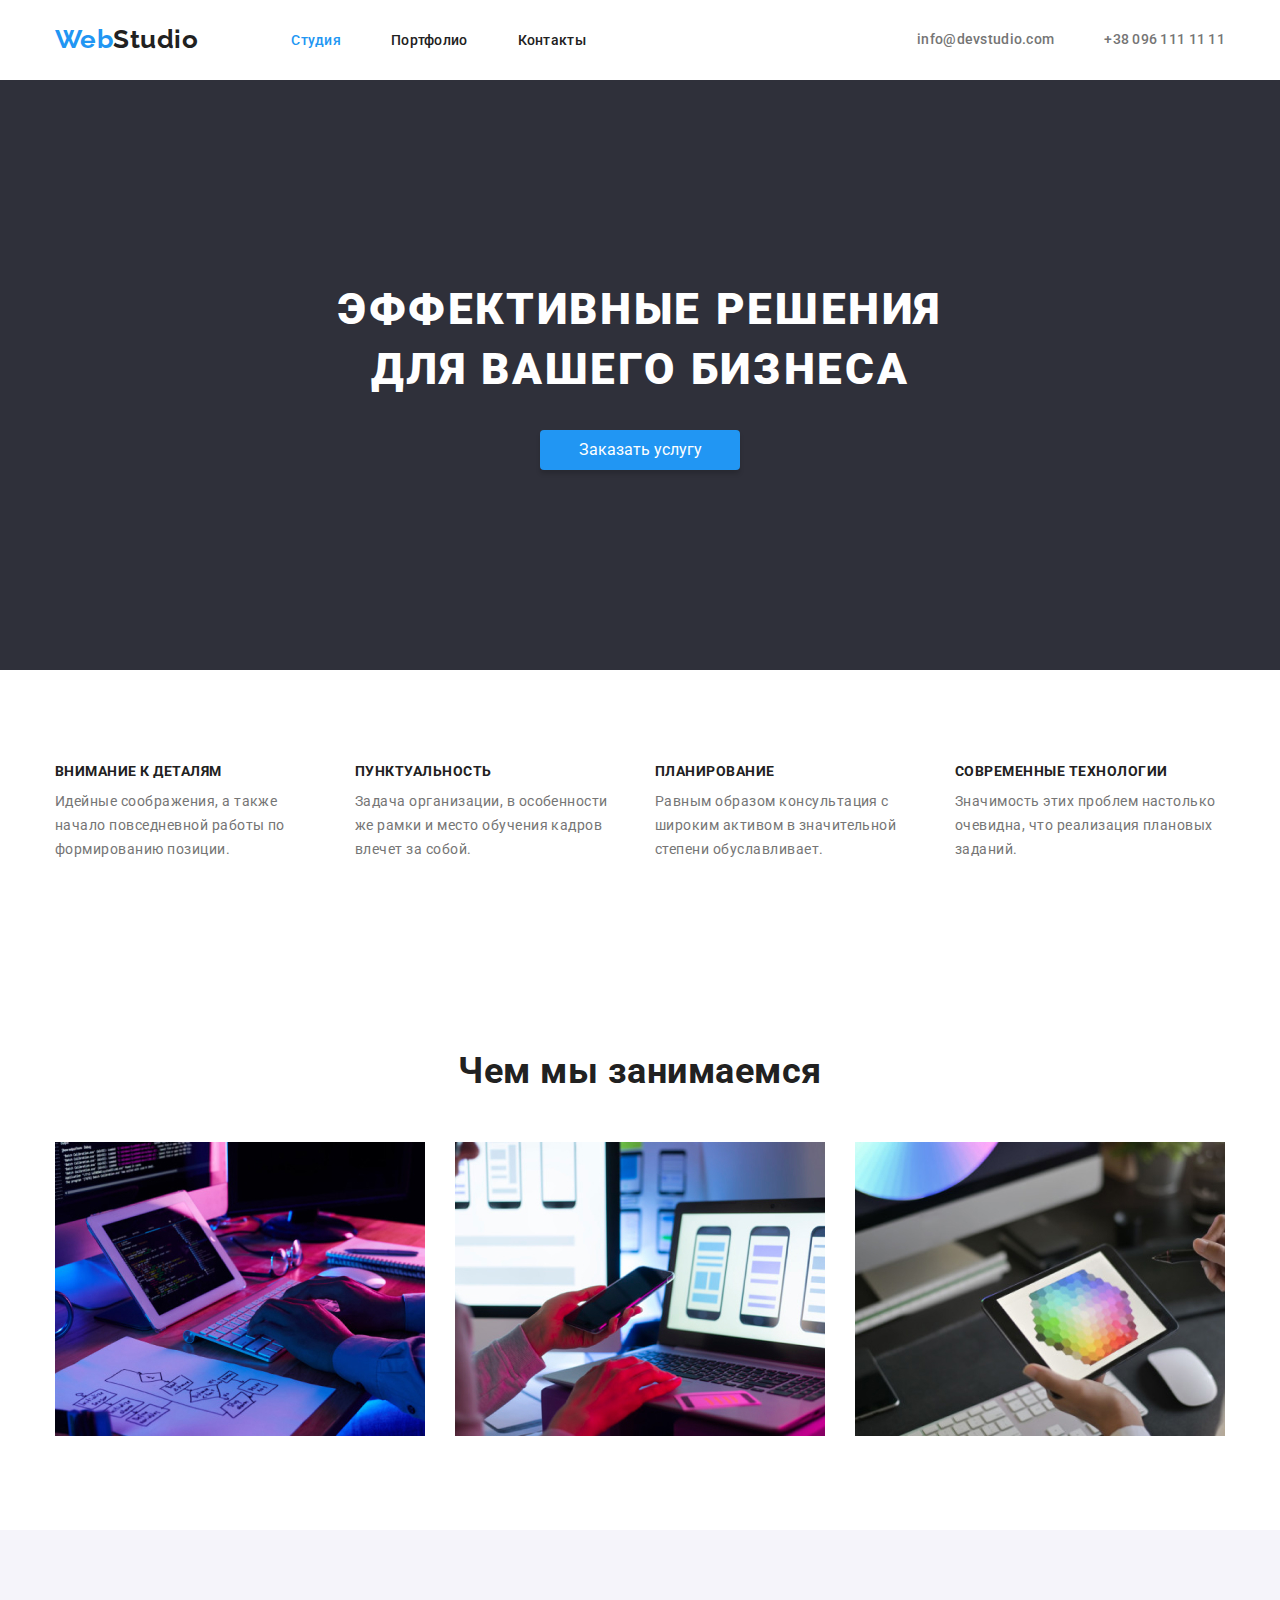
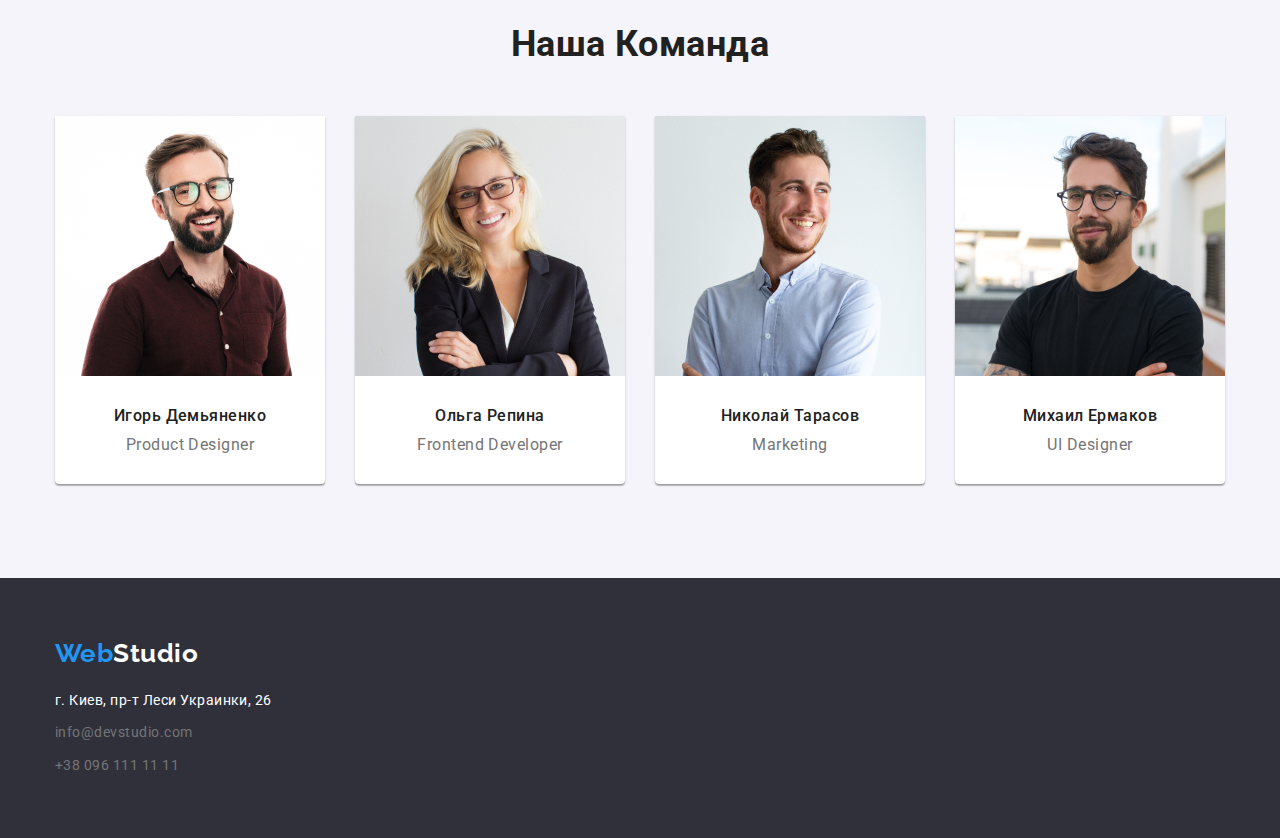
<file: index.html>
<!DOCTYPE html>
<html lang="ru">

<head>
    <meta charset="UTF-8">
    <meta name="viewport" content="width=device-width, initial-scale=1.0">
    <title>Студия</title>
    <link rel="preconnect" href="https://fonts.gstatic.com">
    <link href="https://fonts.googleapis.com/css2?family=Raleway:wght@700&family=Roboto:ital,wght@0,400;0,500;0,700;1,900&display=swap"
        rel="stylesheet">
        <link rel="stylesheet" href="https://cdnjs.cloudflare.com/ajax/libs/modern-normalize/1.0.0/modern-normalize.min.css">
    <link rel="stylesheet" href="./css/style.css">
</head>
<body>
    <!-- headbar -->
    <header>
        <div class="container">
        <nav class="navigation">
            <a href="./index.html" class="logo"> <span class="web">Web</span>Studio</a>
            <ul class="site-nav list">
                <li class="item" ><a class="link blue" href="./index.html">Студия</a></li>
                <li class="item" ><a href="./portfolio.html" class="link">Портфолио</a></li>
                <li class="item" ><a href="" class="link">Контакты</a></li>
            </ul>
        </nav>
        <ul class="contacts-list list">
            <li class="item"><a class="link" href="mailto:info@devstudio.com">info@devstudio.com</a></li>
            <li class="item"><a class="link" href="tel:+380961111111">+38 096 111 11 11</a></li>
        </ul>
        </div>
    </header>
    <!-- hero -->
            <section class="hero">
            <div class="container">
                <h1 class="title">Эффективные решения для вашего бизнеса</h1>
                <button class="button">Заказать услугу</button>
            </div>
            </section>
    <!-- Qualities -->
     <section class="qualities">
            <div class="container">
         <h2 hidden>Oсобливості</h2>
                    <ul class="qualities-list list">
                        <li class="item">
                            <h3 class="title">Внимание к деталям</h3>
                            <p class="text">Идейные соображения, а также начало повседневной работы по формированию позиции.</p>
                        </li>
                        <li class="item">
                            <h3  class="title">Пунктуальность</h3>
                            <p class="text">Задача организации, в особенности же рамки и место обучения кадров влечет за собой.</p>
                        </li>
                        <li class="item">
                            <h3  class="title">Планирование</h3>
                            <p class="text">Равным образом консультация с широким активом в значительной степени обуславливает.</p>
                        </li>
                        <li class="item">
                            <h3  class="title">Современные технологии</h3>
                            <p class="text">Значимость этих проблем настолько очевидна, что реализация плановых заданий.</p>
                        </li>
                    </ul>
             </div>
        </section>
            <!-- product-work -->
        <section class="product-work">
            <div class="container">
                <h2 class="title">Чем мы занимаемся</h2>
                <ul class="work-list list">
                    <li class="item"><img src="./images/Main/box_1.jpg" alt="Клавиатура и планшет" width="370" height="294"></li>
                    <li class="item"><img src="./images/Main/box_2.jpg" alt="Телефон и компютер" width="370" height="294"></li>
                    <li class="item"><img src="./images/Main/box_3.jpg " alt="Человек и планшет" width="370" height="294"></li>
                </ul>
            </div>
        </section>
    <!-- team-section -->
            <section class="team-section">
                <div class="container">
                    <h2 class="title">Наша Команда</h2>
                        <ul class="team-list list">
                            <li class="item">
                                    <img class="img-team" src="./images/Main/Igor.jpg" alt="Игорь-Демьяненко" width="270" height="260">
                                <div class="padding-studio">
                                    <h3 class="name-title">Игорь Демьяненко</h3>
                                    <p class="text">Product Designer</p>
                                </div>
                            </li>
                            <li class="item">
                                <img class="img-team" src="./images/Main/Olga.jpg" alt="Ольга-Репина" width="270" height="260">
                            <div class="padding-studio">
                                    <h3 class="name-title">Ольга Репина</h3>
                                <p class="text">Frontend Developer</p>
                            </div>
                            </li>
                            <li class="item">
                                <img class="img-team" src="./images/Main/Marketing.jpg" alt="Николай-Тарасов" width="270" height="260">
                                <div class="padding-studio">
                                    <h3 class="name-title">Николай Тарасов</h3>
                                    <p class="text">Marketing</p>
                                </div>
                            </li>
                            <li class="item">
                                <img class="img-team" src=".//images/Main/UI-designer.jpg" alt="Михаил-Ермаков" width="270" height="260">
                                <div class="padding-studio">
                                    <h3 class="name-title">Михаил Ермаков</h3>
                                    <p class="text">UI Designer</p>
                                </div>
                            </li>
                        </ul>
         
                        
                </div>
            </section>
    <!--footer-->
    <footer class="footer">
        <div class="container">
                <a href="index.html" class="logo"> <span class="web">Web</span><span class="studio">Studio</span></a>
                <address>
                    <span class="address">г. Киев, пр-т Леси Украинки, 26</span>
                    <ul class="list">
                        <li class="item">
                            <a class="info" href="mailto:info@devstudio.com">info@devstudio.com</a>
                        </li>   
                
                          
                         <li class="item">
                             <a class="info" href="tel:+380961111111">+38 096 111 11 11</a>
                        </li>   
                
                           
                    </ul>
                </address>
        </div>
    </footer>
</body>
</html>
</file>
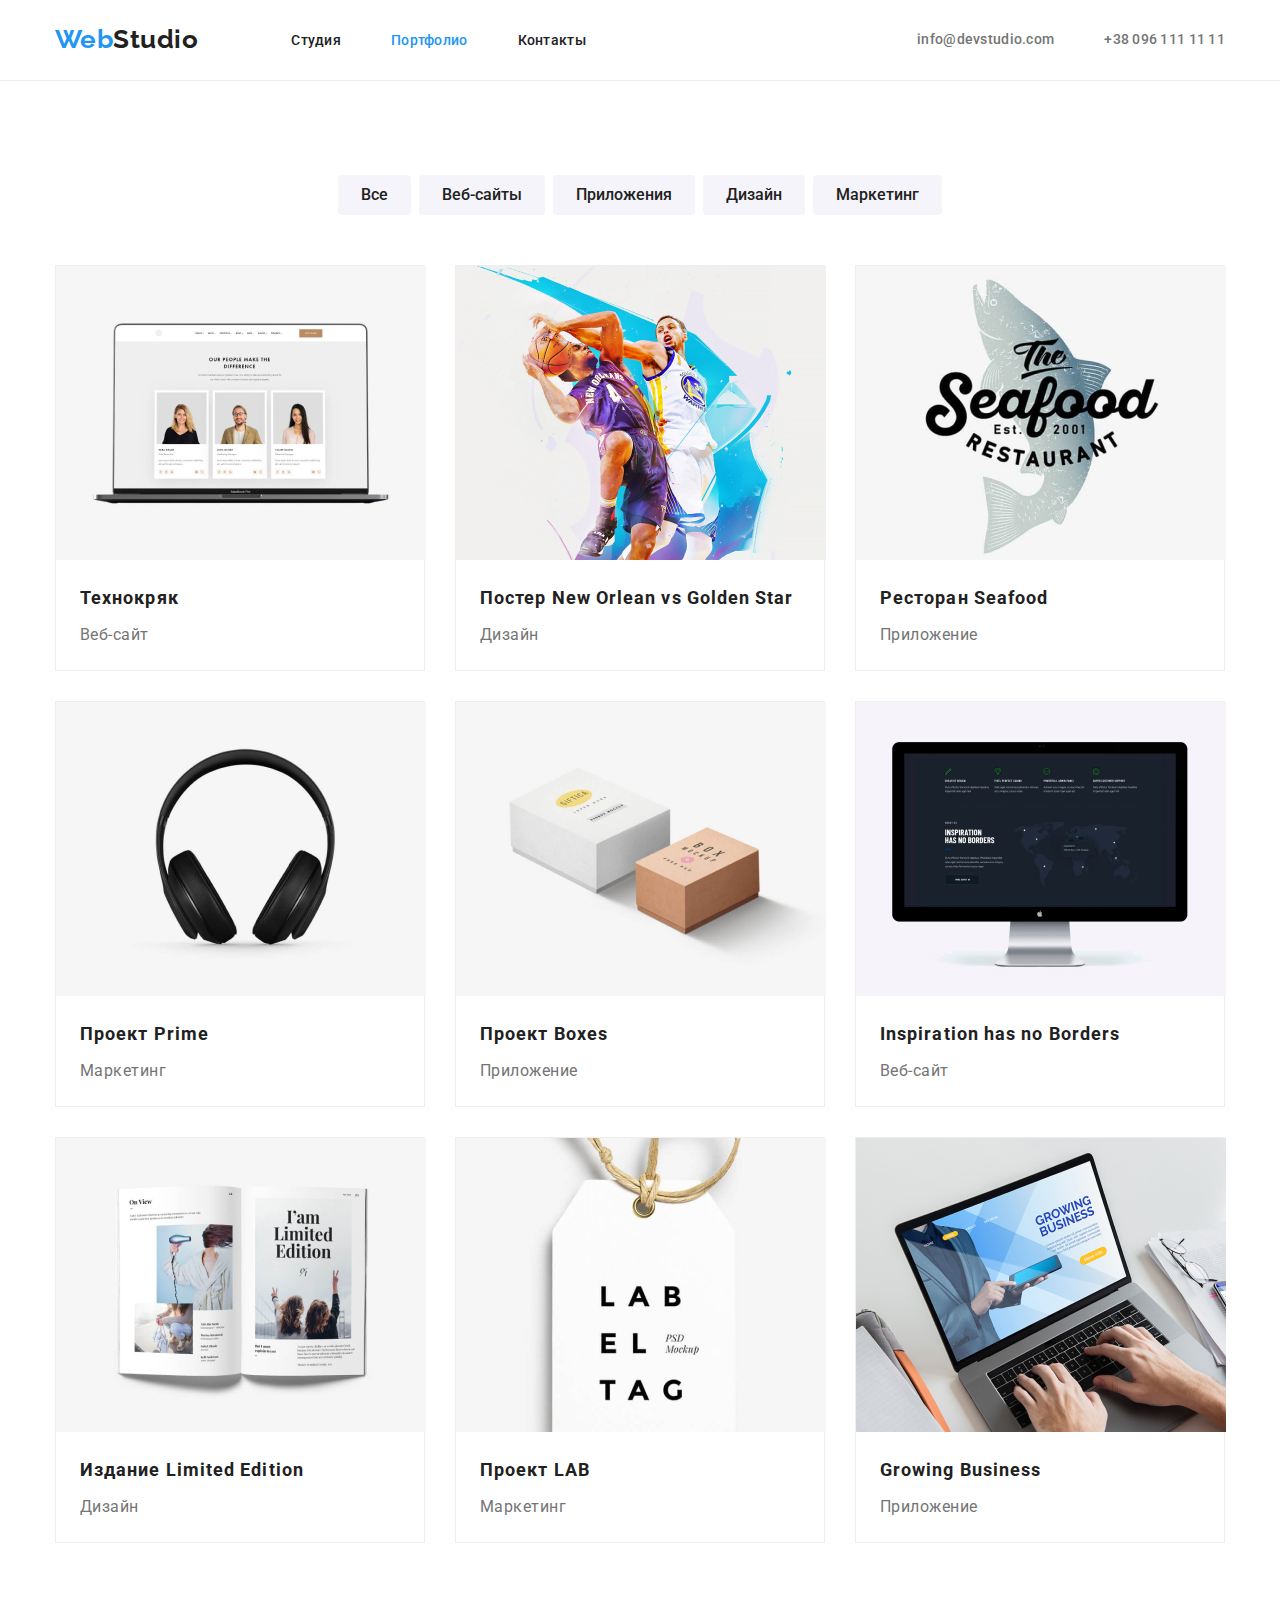
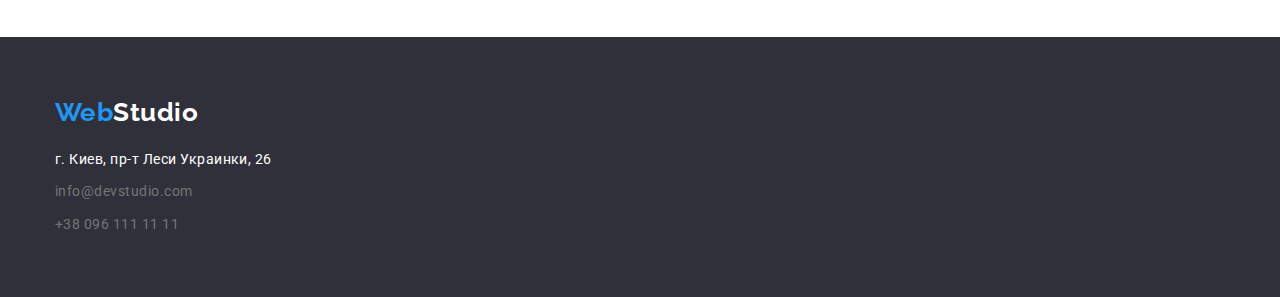
<file: portfolio.html>
<!DOCTYPE html>
<html lang="ru">
<head>
    <meta charset="UTF-8">
    <meta name="viewport" content="width=device-width, initial-scale=1.0">
    <title>Портфолио</title>
    <link rel="stylesheet" href="https://cdnjs.cloudflare.com/ajax/libs/modern-normalize/1.0.0/modern-normalize.min.css">
    <link rel="preconnect" href="https://fonts.gstatic.com">
    <link
        href="https://fonts.googleapis.com/css2?family=Raleway:wght@700&family=Roboto:ital,wght@0,400;0,500;0,700;1,900&display=swap"
        rel="stylesheet">
    
    <link rel="stylesheet" href="./css/style.css">
</head>
<body>
    <!-- headbar -->
    <header class="page-header">
        <div class="container">
            <nav class="navigation">
                <a href="./index.html" class="logo"> <span class="web">Web</span>Studio</a>
    
                <ul class="site-nav list">
                    <li class="item"><a class="link" href="./index.html">Студия</a></li>
                    <li class="item"><a href="./portfolio.html" class="link blue">Портфолио</a></li>
                    <li class="item"><a href="" class="link">Контакты</a></li>
                </ul>
            </nav>
            <ul class="contacts-list list">
                <li class="item"><a class="link" href="mailto:info@devstudio.com">info@devstudio.com</a></li>
                <li class="item"><a class="link" href="tel:+380961111111">+38 096 111 11 11</a></li>
            </ul>
        </div>
    
    
    
    
    </header>
    <main>
        
        <h1 hidden>Особливості</h1>
        <section class="portfolio-section">
            <div class="container">
        <!-- filter portfolio -->
        
        <ul class="filter-button list">     
            <li class="btn-list"><button type="button" class="link">Все</button></li>
            <li class="btn-list"><button type="button" class="link">Веб-сайты</button></li>
            <li class="btn-list"><button type="button" class="link">Приложения</button></li>
            <li class="btn-list"><button type="button" class="link">Дизайн</button></li>
            <li class="btn-list"><button type="button" class="link">Маркетинг</button></li>
        </ul>
        
        
        <!-- section portfolio -->
        <ul class="portfolio list">
            
            <li class="item">
                <a class="link" href="">
                <img class="img-port" src="./images/Portfolio/img-1.jpg" alt="Ноутбук с людьми разными людьми на екране" width="370" height="294">
                    <div class="padding-portfolio">
                        <h2 class="title">Технокряк</h2>
                        <p class="text">Веб-сайт</p>
                    </div>
                </a>
            </li>

            <li class="item"> 
                <a class="link" href="">
                    <img class="img-port" src="./images/Portfolio/img-2.jpg" alt="Постер с 2-мя баскетболистами" width="370" height="294">
                        <div class="padding-portfolio">
                            <h2 class="title">Постер New Orlean vs Golden Star</h2>
                            <p class="text">Дизайн</p>
                        </div>
                </a>
            </li>

            <li class="item">
                <a class="link" href="">
                    <img class="img-port" src="./images/Portfolio/img-3.jpg" alt="Логотип Ресторана" width="370" height="294">
                        <div class="padding-portfolio">
                            <h2 class="title">Ресторан Seafood</h2>
                            <p class="text">Приложение</p>
                        </div>
                </a>
            </li>

            <li class="item"> 
                <a class="link" href="">
                    <img class="img-port" src="./images/Portfolio/img-4.jpg" alt="Наушники" width="370" height="294">
                    <div class="padding-portfolio">
                        <h2 class="title">Проект Prime</h2>
                        <p class="text">Маркетинг</p>
                    </div>
                </a>
            </li>

            <li class="item"> <a class="link" href="">
                    <img class="img-port" src="./images/Portfolio/img-5.jpg" alt="Две коробки" width="370" height="294">
                    <div class="padding-portfolio">
                        <h2 class="title">Проект Boxes</h2>
                        <p class="text">Приложение</p>
                    </div>
                </a>
            </li>

            <li class="item">
                <a class="link" href="">
                    <img class="img-port" src="./images/Portfolio/img-6.jpg" alt="Компютер с веб сайтом" width="370" height="294">
                    <div class="padding-portfolio">
                        <h2 class="title">Inspiration has no Borders</h2>
                        <p class="text">Веб-сайт</p>
                    </div>
                </a>
            </li>

            <li class="item">
                <a class="link" href="">
                    <img class="img-port" src="./images/Portfolio/img-7.jpg" alt="Журнал Limited Edition" width="370" height="294">
                    <div class="padding-portfolio">
                        <h2 class="title">Издание Limited Edition</h2>
                        <p class="text">Дизайн</p>
                    </div>
                </a>
            </li>

            <li class="item">
                 <a class="link" href="">
                    <img class="img-port" src="./images/Portfolio/img-8.jpg" alt="Бирка на веревке" width="370" height="294">
                    <div class="padding-portfolio">
                        <h2 class="title">Проект LAB</h2>
                        <p class="text">Маркетинг</p>
                    </div>

                </a>
            </li>
            
            <li class="item">
                <a class="link" href="">
                    <img class="img-port" src="./images/Portfolio/img-9.jpg" alt="Человек взаимодействует с комютером" width="370" height="294">
                    <div class="padding-portfolio">
                        <h2 class="title">Growing Business</h2>
                        <p class="text">Приложение</p>
                    </div>
                </a>
            </li>
        </ul>
        </div>
</section>
    </main>

    
    <footer class="footer">
        <div class="container">
            <a href="index.html" class="logo"> <span class="web">Web</span><span class="studio">Studio</span></a>
    
            <address>
                <span class="address">г. Киев, пр-т Леси Украинки, 26</span>
                <ul class="list">
                    <li class="item">
                        <a class="info" href="mailto:info@devstudio.com">info@devstudio.com</a>
                    </li>
    
                    <li class="item">
                        <a class="info" href="tel:+380961111111">+38 096 111 11 11</a>
                    </li>
                </ul>
    
            </address>
        </div>
    </footer>
</body>
</html>
</file>
<file: css/style.css>
/* #212121; цвет основного текста */

/* #757575; вторичный цвет текста */

/* #2196F3; цвет логотипа */

/* #ffffff цвет внутри кнопки */

/* rgba(255, 255, 255, 0.6); цвет подвала имейл и телефон */

/* #2F303A; фон решения безнеса */

/* #F5F4FA фон наша команда */

/* logo-style */

:root {
  --general-color-text: #757575;
  --title-text-color: #212121;
  --accent-color: #2196f3;
  --contacts-color: rgba(255, 255, 255, 0.6);
  --background-color-blue: #2f303a;
  --text-title-white: #ffffff;
  --bgc-button: #e5e5e5;
  --bgc-team: #f5f4fa;
}
/* Body */
body {
  background-color: #ffffff;
  color: var(--general-color-text);
  font-family: roboto, sans-serif;
  letter-spacing: 0.03em;
}

/* logo */
.logo {
  color: #212121;
  font-family: raleway, sans-serif;
  font-style: normal;
  font-weight: 700;
  font-size: 26px;
  line-height: 1.19;
  text-decoration: none;
}

.navigation .logo {
  padding-top: 24px;
  padding-bottom: 25px;
}

.logo .web {
  color: var(--accent-color);
}
.logo .studio {
  color: var(--text-title-white);
}

.list {
  list-style: none;
  padding: 0px;
  margin: 0px;
}

img {
  display: block;
}
.page-header {
  border-bottom: 1px solid #ececec;
}

.container {
  width: 1200px;
  text-align: center;
  margin-right: auto;
  margin-left: auto;
  padding-left: 15px;
  padding-right: 15px;
}
header .container {
  display: flex;
  justify-content: space-between;
  text-align: left;
  align-items: center;
}

.navigation {
  display: flex;
  align-items: center;
}

.logo:hover,
.logo:focus {
  color: var(--accent-color);
}

/* site-nav */

.site-nav {
  display: flex;
  margin-left: 93px;
}

.site-nav .link {
  color: var(--title-text-color);

  font-weight: 500;
  font-size: 14px;
  line-height: 1.14;
  letter-spacing: 0.02em;
  text-decoration: none;

  padding-top: 32px;
  padding-bottom: 32px;
}

.site-nav .item:not(:last-child) {
  margin-right: 50px;
}

.site-nav .link:hover,
.site-nav,
.link:focus {
  color: var(--accent-color);
}
.site-nav .blue {
  color: var(--accent-color);
  text-decoration: none;

  font-weight: 500;
  font-size: 14px;
  line-height: 1.14;
  letter-spacing: 0.02em;
}

/* contacts-list up */
.contacts-list {
  font-weight: 500;
  font-size: 14px;
  line-height: 1.14;
  letter-spacing: 0.02em;

  display: flex;
  margin-left: auto;
}

.contacts-list .item:not(:last-child) {
  margin-right: 50px;
}

.contacts-list .link {
  color: var(--general-color-text);
  text-decoration: none;

  padding-top: 24px;
  padding-bottom: 25px;
}
.contacts-list .link:hover,
.contacts-list .link:focus {
  color: var(--accent-color);
}

/* Hero */
.hero {
  background-color: var(--background-color-blue);
  text-align: center;
  padding-top: 200px;
  padding-bottom: 200px;
}

.hero .container {
  width: 696px;
}
.hero .title {
  color: var(--text-title-white);

  font-weight: 900;
  font-size: 44px;
  line-height: 1.36;

  letter-spacing: 0.06em;
  text-transform: uppercase;

  margin-top: 0px;
  margin-bottom: 30px;
}
/* Button Hero */
.button {
  color: #ffffff;
  background-color: #2196f3;
  display: inline-block;
  box-shadow: 0px 4px 4px rgba(0, 0, 0, 0.15);
  border: 1px solid transparent;
  border-radius: 4px;
  padding: 10px 32px;

  cursor: pointer;

  width: 200px;
}

/* qualities */

.qualities,
.product-work,
.team-section,
.portfolio-section {
  padding-top: 94px;
  padding-bottom: 94px;
}

.qualities-list {
  display: flex;
}

.team-section .item:not(:last-child),
.product-work .item:not(:last-child),
.qualities .item:not(:last-child) {
  margin-right: 30px;
}
.qualities .item {
  text-align: left;

  width: 270px;
}

.qualities .title {
  color: var(--title-text-color);

  font-weight: 700;
  font-size: 14px;
  line-height: 1.14;
  text-transform: uppercase;

  margin-top: 0px;
  margin-bottom: 10px;
}
.qualities .text {
  font-weight: 400;
  font-size: 14px;
  line-height: 1.71;
  margin-top: 0;
  margin-bottom: 0;
}

/* product-work */
.product-work .work-list {
  display: flex;
}

.product-work .title {
  color: var(--title-text-color);

  font-weight: 700;
  font-size: 36px;
  line-height: 42px;
  text-align: center;

  margin-top: 0px;
  margin-bottom: 50px;
}

/* team-section */
.team-list {
  display: flex;
}

.team-section .title {
  color: var(--title-text-color);

  font-weight: 700;
  font-size: 36px;
  line-height: 1.16;
  text-align: center;

  margin-top: 0px;
  margin-bottom: 50px;
}

.img-team {
  margin-top: 0px;
  margin-bottom: 0px;
}

.team-section .padding-studio {
  padding: 30px 32px;
}
.team-section .name-title {
  color: var(--title-text-color);
  font-weight: 500;
  font-size: 16px;
  line-height: 1.19;

  margin-top: 0px;
  margin-bottom: 10px;
}

.team-section .text {
  font-weight: 400;
  font-size: 16px;
  line-height: 1.19;

  margin-top: 0px;
  margin-bottom: 0px;
}

.team-section {
  background-color: var(--bgc-team);
}

.team-section .item {
  background-color: #fff;
  width: 270px;
  box-shadow: 0px 1px 3px rgba(0, 0, 0, 0.12), 0px 1px 1px rgba(0, 0, 0, 0.14),
    0px 2px 1px rgba(0, 0, 0, 0.2);
  border-radius: 0px 0px 4px 4px;
}
/* Footer */
.footer {
  background-color: var(--background-color-blue);
}
.footer .item:first-child {
  display: block;
  margin-bottom: 9px;
}
.footer .address {
  display: block;
  margin-bottom: 9px;
}

.footer .logo {
  display: block;
  margin-bottom: 20px;
}

.footer .container {
  text-align: left;
  padding-top: 60px;
  padding-bottom: 60px;
  margin-bottom: 0px;
}

.address {
  color: var(--text-title-white);

  font-style: normal;
  font-weight: 400;
  font-size: 14px;
  line-height: 1.71;
}

.footer .info {
  color: var(--general-color-text);
  font-style: normal;
  font-weight: 400;
  font-size: 14px;
  line-height: 1.71;
  text-decoration: none;
}
/* Portfolio HTML */
/* filter portfolio */

.filter-button {
  display: flex;
  justify-content: center;
  margin-bottom: 50px;
}

.filter-button .link {
  color: var(--title-text-color);
  background-color: var(--bgc-team);

  font-weight: 500;
  font-size: 16px;
  line-height: 1.62;

  display: inline-block;
  border: 1px solid transparent;
  border-radius: 4px;
  padding: 6px 22px;
  cursor: pointer;
}

.filter-button .btn-list:not(:last-child) {
  margin-right: 8px;
}

.filter-button .link:hover,
.filter-button .link:focus {
  background-color: var(--accent-color);
  color: var(--text-title-white);
}
button {
  font-family: inherit;
}

/* h1 portfolio */
.hide-title {
  visibility: hidden;
}

/* portfolio cards */
.portfolio {
  display: flex;
  flex-wrap: wrap;
}
.portfolio .padding-portfolio {
  padding: 20px 24px;
  text-align: left;
}

.portfolio .item {
  width: 370px;
  margin-right: 30px;
  margin-bottom: 30px;
  border: 1px solid #eeeeee;
}

.portfolio .item.item:nth-child(3n) {
  margin-right: 0px;
}

.portfolio .item:nth-last-child(-n + 3) {
  margin-bottom: 0px;
}

.img-port {
  margin-top: 0px;
}

.portfolio .title {
  color: var(--title-text-color);

  font-weight: 700;
  font-size: 18px;
  line-height: 2;
  letter-spacing: 0.06em;
  margin-bottom: 4px;
  margin-top: 0;
}

.portfolio .text {
  font-weight: 400;
  font-size: 16px;
  line-height: 1.87;
  margin: 0;
}

.portfolio .link {
  text-decoration: none;
}
.portfolio .link:visited {
  color: var(--general-color-text);
}

.portfolio .section {
  width: 370px;
  height: 404px;
}
</file>
